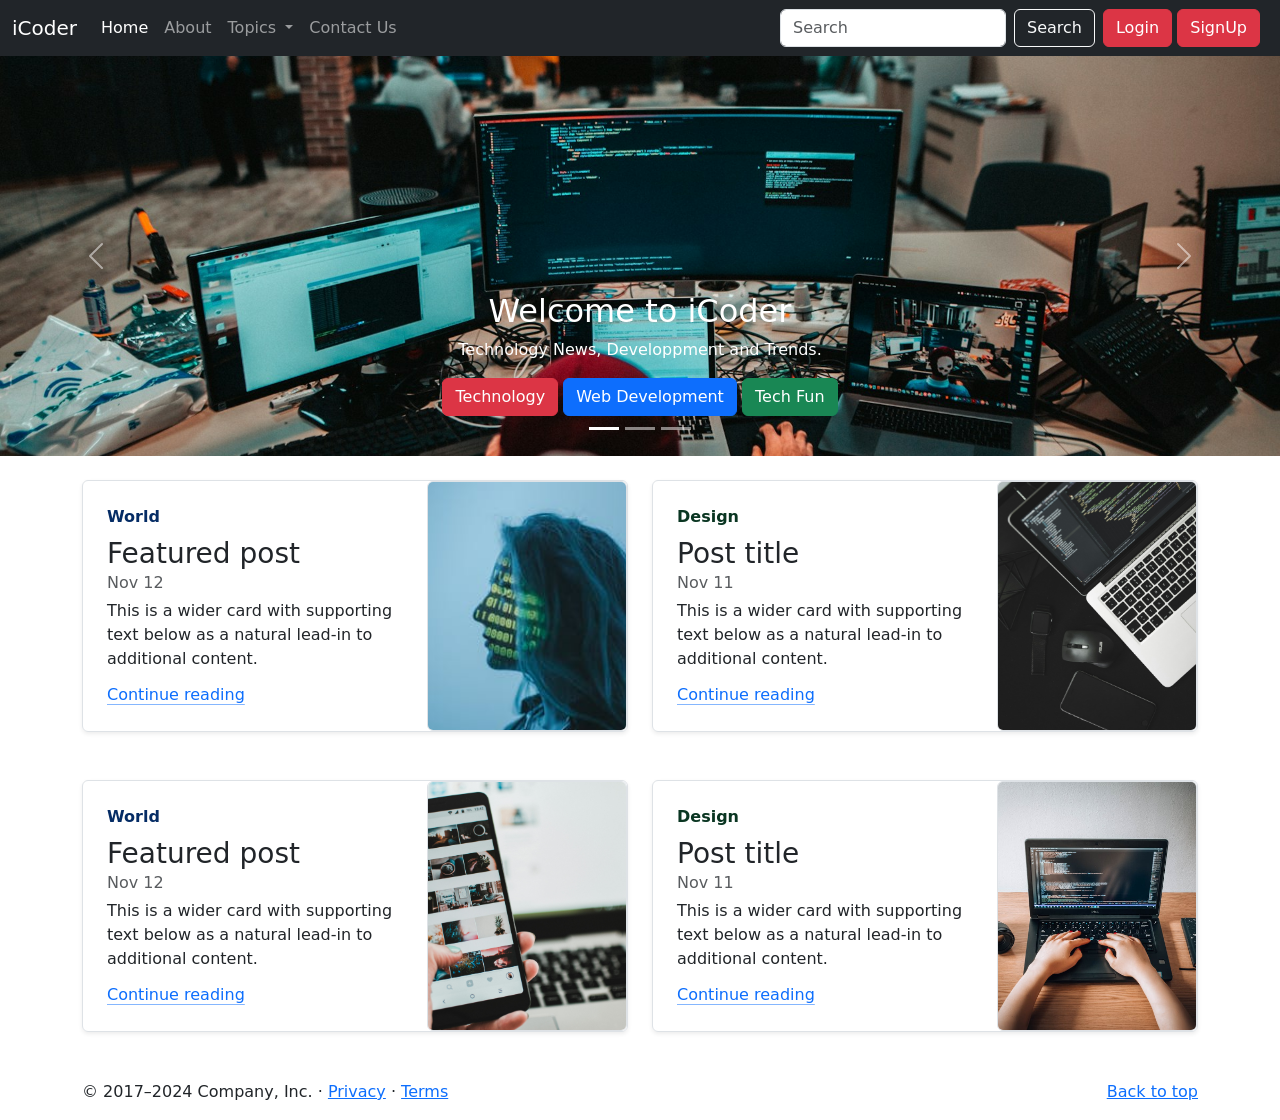
<file: index.html>
<!doctype html>
<html lang="en">

<head>
  <!-- Required meta tags -->
  <meta charset="utf-8">
  <meta name="viewport" content="width=device-width, initial-scale=1">

  <!-- Bootstrap CSS -->
  <link href="https://cdn.jsdelivr.net/npm/bootstrap@5.3.3/dist/css/bootstrap.min.css" rel="stylesheet">


  <link rel="stylesheet" href="./assets2/Bootstrap.css/boot.css">

  <title>iCoder - Heaven for programmers</title>
</head>

<body>
  <nav class="navbar sticky-top navbar-expand-lg navbar-dark bg-dark">
    <div class="container-fluid">
      <a class="navbar-brand" href="./inbox.html">iCoder</a>
      <button class="navbar-toggler" type="button" data-bs-toggle="collapse" data-bs-target="#navbarSupportedContent"
        aria-controls="navbarSupportedContent" aria-expanded="false" aria-label="Toggle navigation">
        <span class="navbar-toggler-icon"></span>
      </button>
      <div class="collapse navbar-collapse" id="navbarSupportedContent">
        <ul class="navbar-nav me-auto mb-2 mb-lg-0">
          <li class="nav-item">
            <a class="nav-link active" aria-current="page" href="#">Home</a>
          </li>
          <li class="nav-item">
            <a class="nav-link" href="./About.html">About</a>
          </li>
          <li class="nav-item dropdown">
            <a class="nav-link dropdown-toggle" href="#" id="navbarDropdown" role="button" data-bs-toggle="dropdown"
              aria-expanded="false">
              Topics
            </a>
            <ul class="dropdown-menu" aria-labelledby="navbarDropdown">
              <li><a class="dropdown-item" href="#">Technology</a></li>
              <li><a class="dropdown-item" href="#">Web Devlopment</a></li>
              <li>
                <hr class="dropdown-divider">
              </li>
              <li><a class="dropdown-item" href="#">Support</a></li>
              <li><a class="dropdown-item" href="#">Write for us</a></li>
            </ul>
          </li>
          <li class="nav-item">
            <a class="nav-link" href="./Contact.html" tabindex="-1" aria-disabled="true">Contact Us</a>
          </li>
        </ul>
        <form class="d-flex">
          <input class="form-control me-2" type="search" placeholder="Search" aria-label="Search">
          <button class="btn btn-outline-light" type="submit">Search</button>
        </form>
        <div class="mx-2">
          <button class="btn btn-danger" data-bs-toggle="modal" data-bs-target="#loginModal">Login</button>
          <button class="btn btn-danger" data-bs-toggle="modal" data-bs-target="#signupModal">SignUp</button>
        </div>
      </div>
    </div>
  </nav>

  <!-- login modal -->
<div class="modal fade" id="loginModal" tabindex="-1" aria-labelledby="#loginModalLabel" aria-hidden="true">
  <div class="modal-dialog">
    <div class="modal-content">
      <div class="modal-header">
        <h1 class="modal-title fs-5" id="loginModalLabel">Login to iCoder</h1>
        <button type="button" class="btn-close" data-bs-dismiss="modal" aria-label="Close"></button>
      </div>
      <div class="modal-body">
        <form>
          <div class="mb-3">
            <label for="exampleInputEmail1" class="form-label">Email address</label>
            <input type="email" class="form-control" id="exampleInputEmail1" aria-describedby="emailHelp">
            <div id="emailHelp" class="form-text">We'll never share your email with anyone else.</div>
          </div>
          <div class="mb-3">
            <label for="exampleInputPassword1" class="form-label">Password</label>
            <input type="password" class="form-control" id="exampleInputPassword1">
          </div>
          <div class="mb-3 form-check">
            <input type="checkbox" class="form-check-input" id="exampleCheck1">
            <label class="form-check-label" for="exampleCheck1">Check me out</label>
          </div>
          <button type="submit" class="btn btn-primary">Login</button>
        </form>
      </div>
      <div class="modal-footer">
        <button type="button" class="btn btn-secondary" data-bs-dismiss="modal">Close</button>
      </div>
    </div>
  </div>
</div>

<!-- signup modal -->
<div class="modal fade" id="signupModal" tabindex="-1" aria-labelledby="signupModalLabel" aria-hidden="true">
  <div class="modal-dialog">
    <div class="modal-content">
      <div class="modal-header">
        <h1 class="modal-title fs-5" id="signupModalLabel">Get an iCoder Account</h1>
        <button type="button" class="btn-close" data-bs-dismiss="modal" aria-label="Close"></button>
      </div>
      <div class="modal-body">
        <form>
          <div class="mb-3">
            <label for="exampleInputEmail1" class="form-label">Email address</label>
            <input type="email" class="form-control" id="exampleInputEmail1" aria-describedby="emailHelp">
            <div id="emailHelp" class="form-text">We'll never share your email with anyone else.</div>
          </div>
          <div class="mb-3">
            <label for="exampleInputPassword1" class="form-label">Password</label>
            <input type="password" class="form-control" id="exampleInputPassword1">
          </div>
          <div class="mb-3">
            <label for="cexampleInputPassword1" class="form-label">Confirm Password</label>
            <input type="password" class="form-control" id="cexampleInputPassword1">
          </div>
          <div class="mb-3 form-check">
            <input type="checkbox" class="form-check-input" id="exampleCheck1">
            <label class="form-check-label" for="exampleCheck1">Check me out</label>
          </div>
          <button type="submit" class="btn btn-primary">Creat Account</button>
        </form>
      </div>
      <div class="modal-footer">
        <button type="button" class="btn btn-secondary" data-bs-dismiss="modal">Close</button>
      </div>
    </div>
  </div>
</div>

  <div id="carouselExampleCaptions" class="carousel slide carousel-fade" data-bs-ride="carousel">
    <div class="carousel-indicators">
      <button type="button" data-bs-target="#carouselExampleCaptions" data-bs-slide-to="0" class="active"
        aria-current="true" aria-label="Slide 1"></button>
      <button type="button" data-bs-target="#carouselExampleCaptions" data-bs-slide-to="1"
        aria-label="Slide 2"></button>
      <button type="button" data-bs-target="#carouselExampleCaptions" data-bs-slide-to="2"
        aria-label="Slide 3"></button>
    </div>
    <div class="carousel-inner">
      <div class="carousel-item active">
        <img src="./assets2/Bootstrap.img/boot 9.jpg" width="1600px" height="400px"
          class="d-block w-100 object-fit-cover" alt="...">
        <div class="carousel-caption d-none d-md-block">
          <h2>Welcome to iCoder</h2>
          <p>Technology News, Developpment and Trends.</p>
          <button type="button" class="btn btn-danger">Technology</button>
          <button type="button" class="btn btn-primary">Web Development</button>
          <button type="button" class="btn btn-success">Tech Fun</button>
        </div>
      </div>
      <div class="carousel-item">
        <img src="./assets2/Bootstrap.img/boot 7.jpg" width="1600px" height="400px"
          class="d-block w-100 object-fit-cover" alt="...">
        <div class="carousel-caption d-none d-md-block">
          <h2>The Best Coding Blog </h2>
          <p>Technology News, Developpment and Trends.</p>
          <button type="button" class="btn btn-danger">Technology</button>
          <button type="button" class="btn btn-primary">Web Development</button>
          <button type="button" class="btn btn-success">Tech Fun</button>
        </div>
      </div>
      <div class="carousel-item">
        <img src="./assets2/Bootstrap.img/boot 8.jpg" width="1600px" height="400px"
          class="d-block w-100 object-fit-cover" alt="...">
        <div class="carousel-caption d-none d-md-block">
          <h2>Award Winning Bolg</h2>
          <p>Technology News, Developpment and Trends.</p>
          <button type="button" class="btn btn-danger">Technology</button>
          <button type="button" class="btn btn-primary">Web Development</button>
          <button type="button" class="btn btn-success">Tech Fun</button>
        </div>
      </div>
    </div>
    <button class="carousel-control-prev" type="button" data-bs-target="#carouselExampleCaptions" data-bs-slide="prev">
      <span class="carousel-control-prev-icon" aria-hidden="true"></span>
      <span class="visually-hidden">Previous</span>
    </button>
    <button class="carousel-control-next" type="button" data-bs-target="#carouselExampleCaptions" data-bs-slide="next">
      <span class="carousel-control-next-icon" aria-hidden="true"></span>
      <span class="visually-hidden">Next</span>
    </button>
  </div>

  <div class="container my-4">
    <div class="row mb-2">
      <div class="col-md-6">
        <div class="row g-0 border rounded overflow-hidden flex-md-row mb-4 shadow-sm h-md-250 position-relative">
          <div class="col p-4 d-flex flex-column position-static">
            <strong class="d-inline-block mb-2 text-primary-emphasis">World</strong>
            <h3 class="mb-0">Featured post</h3>
            <div class="mb-1 text-body-secondary">Nov 12</div>
            <p class="card-text mb-auto">This is a wider card with supporting text below as a natural lead-in to
              additional content.</p>
            <a href="#" class="icon-link gap-1 icon-link-hover stretched-link">
              Continue reading
              <svg class="bi">
                <use xlink:href="#chevron-right"></use>
              </svg>
            </a>
          </div>
          <div class="col-auto d-none d-lg-block">
            <img class="bd-placeholder-img object-fit-cover border rounded" width="200" height="250" src="./assets2/Bootstrap.img/About img/about 4.jpg" alt="">
          </div>
        </div>
      </div>
      <div class="col-md-6">
        <div class="row g-0 border rounded overflow-hidden flex-md-row mb-4 shadow-sm h-md-250 position-relative">
          <div class="col p-4 d-flex flex-column position-static">
            <strong class="d-inline-block mb-2 text-success-emphasis">Design</strong>
            <h3 class="mb-0">Post title</h3>
            <div class="mb-1 text-body-secondary">Nov 11</div>
            <p class="mb-auto">This is a wider card with supporting text below as a natural lead-in to additional
              content.</p>
            <a href="#" class="icon-link gap-1 icon-link-hover stretched-link">
              Continue reading
              <svg class="bi">
                <use xlink:href="#chevron-right"></use>
              </svg>
            </a>
          </div>
          <div class="col-auto d-none d-lg-block">
            <img class="bd-placeholder-img object-fit-cover border rounded" width="200" height="250" src="./assets2/Bootstrap.img/About img/adout 2.jpg" alt="">
          </div>
        </div>
      </div>
    </div>
  </div>

  <div class="container my-4">
    <div class="row mb-2">
      <div class="col-md-6">
        <div class="row g-0 border rounded overflow-hidden flex-md-row mb-4 shadow-sm h-md-250 position-relative">
          <div class="col p-4 d-flex flex-column position-static">
            <strong class="d-inline-block mb-2 text-primary-emphasis">World</strong>
            <h3 class="mb-0">Featured post</h3>
            <div class="mb-1 text-body-secondary">Nov 12</div>
            <p class="card-text mb-auto">This is a wider card with supporting text below as a natural lead-in to
              additional content.</p>
            <a href="#" class="icon-link gap-1 icon-link-hover stretched-link">
              Continue reading
              <svg class="bi">
                <use xlink:href="#chevron-right"></use>
              </svg>
            </a>
          </div>
          <div class="col-auto d-none d-lg-block">
            <img class="bd-placeholder-img object-fit-cover border rounded" width="200" height="250" src="./assets2/Bootstrap.img/About img/abuot 6.jpg" alt="">
          </div>
        </div>
      </div>
      <div class="col-md-6">
        <div class="row g-0 border rounded overflow-hidden flex-md-row mb-4 shadow-sm h-md-250 position-relative">
          <div class="col p-4 d-flex flex-column position-static">
            <strong class="d-inline-block mb-2 text-success-emphasis">Design</strong>
            <h3 class="mb-0">Post title</h3>
            <div class="mb-1 text-body-secondary">Nov 11</div>
            <p class="mb-auto">This is a wider card with supporting text below as a natural lead-in to additional
              content.</p>
            <a href="#" class="icon-link gap-1 icon-link-hover stretched-link">
              Continue reading
              <svg class="bi">
                <use xlink:href="#chevron-right"></use>
              </svg>
            </a>
          </div>
          <div class="col-auto d-none d-lg-block">
            <img class="bd-placeholder-img object-fit-cover border rounded" width="200" height="250" src="./assets2/Bootstrap.img/boot 1.jpg" alt="">
          </div>
        </div>
      </div>
    </div>
  </div>
  <footer class="container">
    <p class="float-end"><a href="#">Back to top</a></p>
    <p>© 2017–2024 Company, Inc. · <a href="#">Privacy</a> · <a href="#">Terms</a></p>
  </footer>


  <!-- Optional JavaScript; choose one of the two! -->

  <!-- Option 1: Bootstrap Bundle with Popper -->
  <script src="https://cdn.jsdelivr.net/npm/bootstrap@5.3.3/dist/js/bootstrap.bundle.min.js"></script>

  <!-- Option 2: Separate Popper and Bootstrap JS -->
  <!--
    <script src="https://cdn.jsdelivr.net/npm/@popperjs/core@2.9.2/dist/umd/popper.min.js" integrity="sha384-IQsoLXl5PILFhosVNubq5LC7Qb9DXgDA9i+tQ8Zj3iwWAwPtgFTxbJ8NT4GN1R8p" crossorigin="anonymous"></script>
    <script src="https://cdn.jsdelivr.net/npm/bootstrap@5.0.2/dist/js/bootstrap.min.js" integrity="sha384-cVKIPhGWiC2Al4u+LWgxfKTRIcfu0JTxR+EQDz/bgldoEyl4H0zUF0QKbrJ0EcQF" crossorigin="anonymous"></script>
    -->
</body>

</html>
</file>
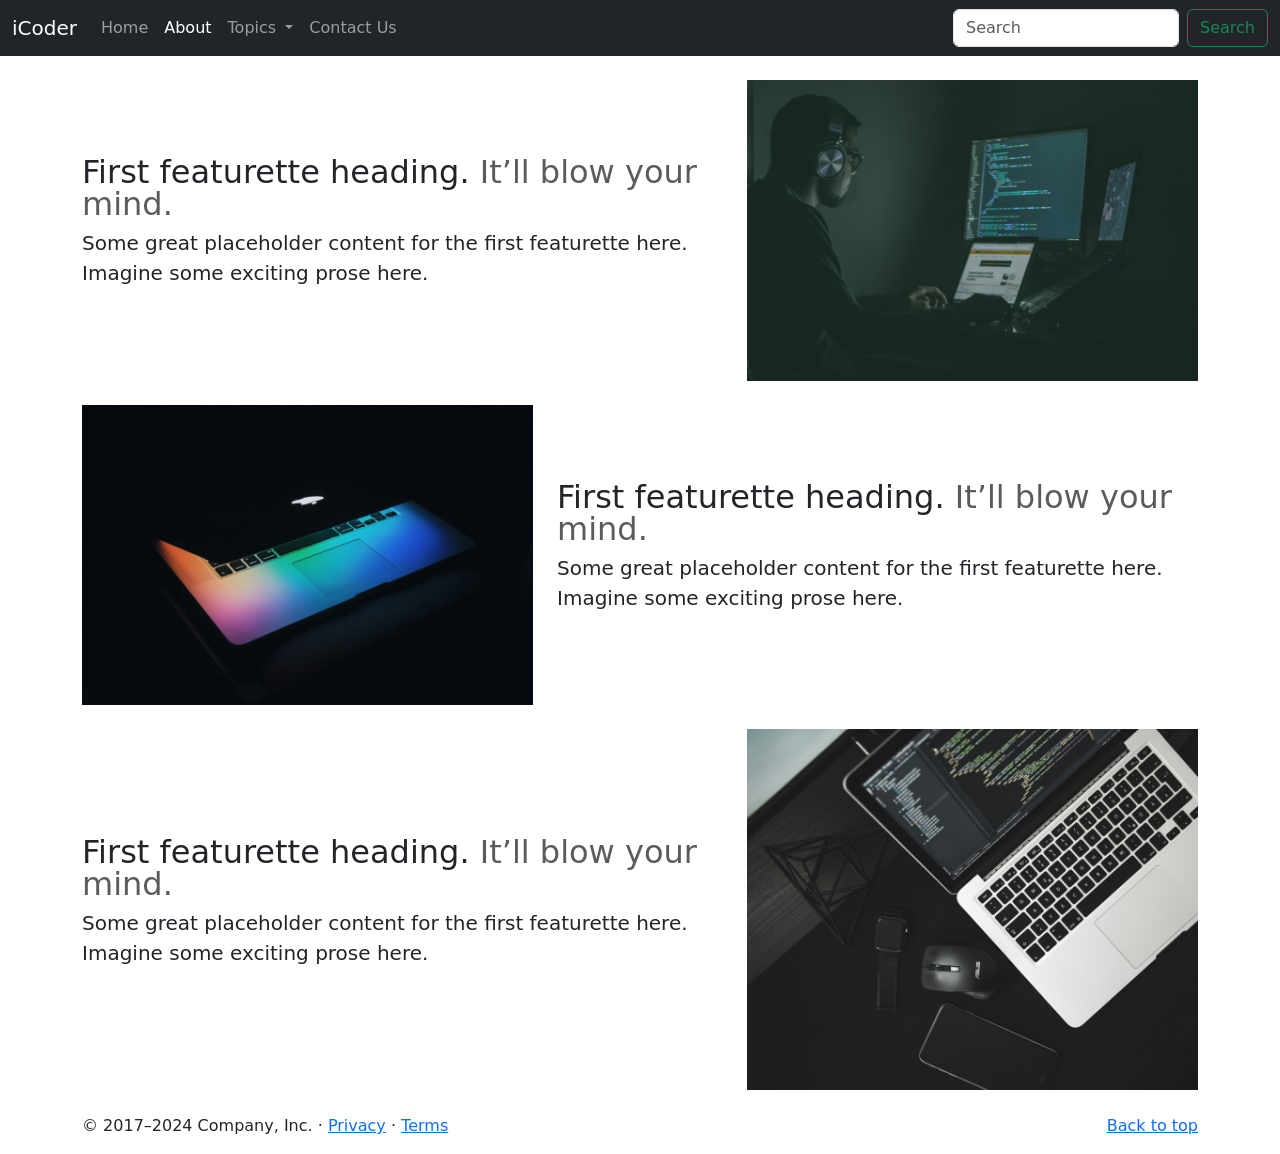
<file: About.html>
<!doctype html>
<html lang="en">

<head>
  <!-- Required meta tags -->
  <meta charset="utf-8">
  <meta name="viewport" content="width=device-width, initial-scale=1">

  <!-- Bootstrap CSS -->
  <link href="https://cdn.jsdelivr.net/npm/bootstrap@5.3.3/dist/css/bootstrap.min.css" rel="stylesheet">


  <link rel="stylesheet" href="./assets2/Bootstrap.css/boot.css">

  <title>iCoder - Heaven for programmers</title>
</head>

<body>
  <nav class="navbar sticky-top navbar-expand-lg navbar-dark bg-dark">
    <div class="container-fluid">
      <a class="navbar-brand" href="./Pro Coder.html">iCoder</a>
      <button class="navbar-toggler" type="button" data-bs-toggle="collapse" data-bs-target="#navbarSupportedContent"
        aria-controls="navbarSupportedContent" aria-expanded="false" aria-label="Toggle navigation">
        <span class="navbar-toggler-icon"></span>
      </button>
      <div class="collapse navbar-collapse" id="navbarSupportedContent">
        <ul class="navbar-nav me-auto mb-2 mb-lg-0">
          <li class="nav-item">
            <a class="nav-link" aria-current="page" href="./Pro Coder.html">Home</a>
          </li>
          <li class="nav-item">
            <a class="nav-link active" href="./About.html">About</a>
          </li>
          <li class="nav-item dropdown">
            <a class="nav-link dropdown-toggle" href="#" id="navbarDropdown" role="button" data-bs-toggle="dropdown"
              aria-expanded="false">
              Topics
            </a>
            <ul class="dropdown-menu" aria-labelledby="navbarDropdown">
              <li><a class="dropdown-item" href="#">Technology</a></li>
              <li><a class="dropdown-item" href="#">Web Devlopment</a></li>
              <li>
                <hr class="dropdown-divider">
              </li>
              <li><a class="dropdown-item" href="#">Support</a></li>
              <li><a class="dropdown-item" href="#">Write for us</a></li>
            </ul>
          </li>
          <li class="nav-item">
            <a class="nav-link" href="./Contact.html" tabindex="-1" aria-disabled="true">Contact Us</a>
          </li>
        </ul>
        <form class="d-flex">
          <input class="form-control me-2" type="search" placeholder="Search" aria-label="Search">
          <button class="btn btn-outline-success" type="submit">Search</button>
        </form>
      </div>
    </div>
  </nav>


  <div class="container my-4">
    <div class="row featurette d-flex justify-content-center align-items-center">
      <div class="col-md-7">
        <h2 class="featurette-heading fw-normal lh-1">First featurette heading. <span class="text-body-secondary">It’ll
            blow your mind.</span></h2>
        <p class="lead">Some great placeholder content for the first featurette here. Imagine some exciting prose here.
        </p>
      </div>
      <div class="col-md-5">
        <img class="img-fluid" width="500px" height="600px" src="./assets2/Bootstrap.img/About img/about 1.jpg " alt="">
      </div>
    </div>
</div>

  <div class="container my-4">
    <div class="row featurette d-flex justify-content-center align-items-center">
      <div class="col-md-7 order-md-2">
        <h2 class="featurette-heading fw-normal lh-1">First featurette heading. <span class="text-body-secondary">It’ll
            blow your mind.</span></h2>
        <p class="lead">Some great placeholder content for the first featurette here. Imagine some exciting prose here.
        </p>
      </div>
      <div class="col-md-5 order-md-1">
        <img class="img-fluid" width="500px" height="600px" src="./assets2/Bootstrap.img/About img/About 3.jpg" alt="">
      </div>
    </div>
  </div>

  <div class="container my-4">
    <div class="row featurette d-flex justify-content-center align-items-center">
      <div class="col-md-7">
        <h2 class="featurette-heading fw-normal lh-1">First featurette heading. <span class="text-body-secondary">It’ll
            blow your mind.</span></h2>
        <p class="lead">Some great placeholder content for the first featurette here. Imagine some exciting prose here.
        </p>
      </div>
      <div class="col-md-5">
        <img class="img-fluid" width="500px" height="600px" src="./assets2/Bootstrap.img/About img/adout 2.jpg" alt="">
      </div>
    </div>
  </div>


  <footer class="container">
    <p class="float-end"><a href="#">Back to top</a></p>
    <p>© 2017–2024 Company, Inc. · <a href="#">Privacy</a> · <a href="#">Terms</a></p>
  </footer>


  <!-- Optional JavaScript; choose one of the two! -->

  <!-- Option 1: Bootstrap Bundle with Popper -->
  <script src="https://cdn.jsdelivr.net/npm/bootstrap@5.3.3/dist/js/bootstrap.bundle.min.js"></script>

  <!-- Option 2: Separate Popper and Bootstrap JS -->
  <!--
    <script src="https://cdn.jsdelivr.net/npm/@popperjs/core@2.9.2/dist/umd/popper.min.js" integrity="sha384-IQsoLXl5PILFhosVNubq5LC7Qb9DXgDA9i+tQ8Zj3iwWAwPtgFTxbJ8NT4GN1R8p" crossorigin="anonymous"></script>
    <script src="https://cdn.jsdelivr.net/npm/bootstrap@5.0.2/dist/js/bootstrap.min.js" integrity="sha384-cVKIPhGWiC2Al4u+LWgxfKTRIcfu0JTxR+EQDz/bgldoEyl4H0zUF0QKbrJ0EcQF" crossorigin="anonymous"></script>
    -->
</body>

</html>
</file>
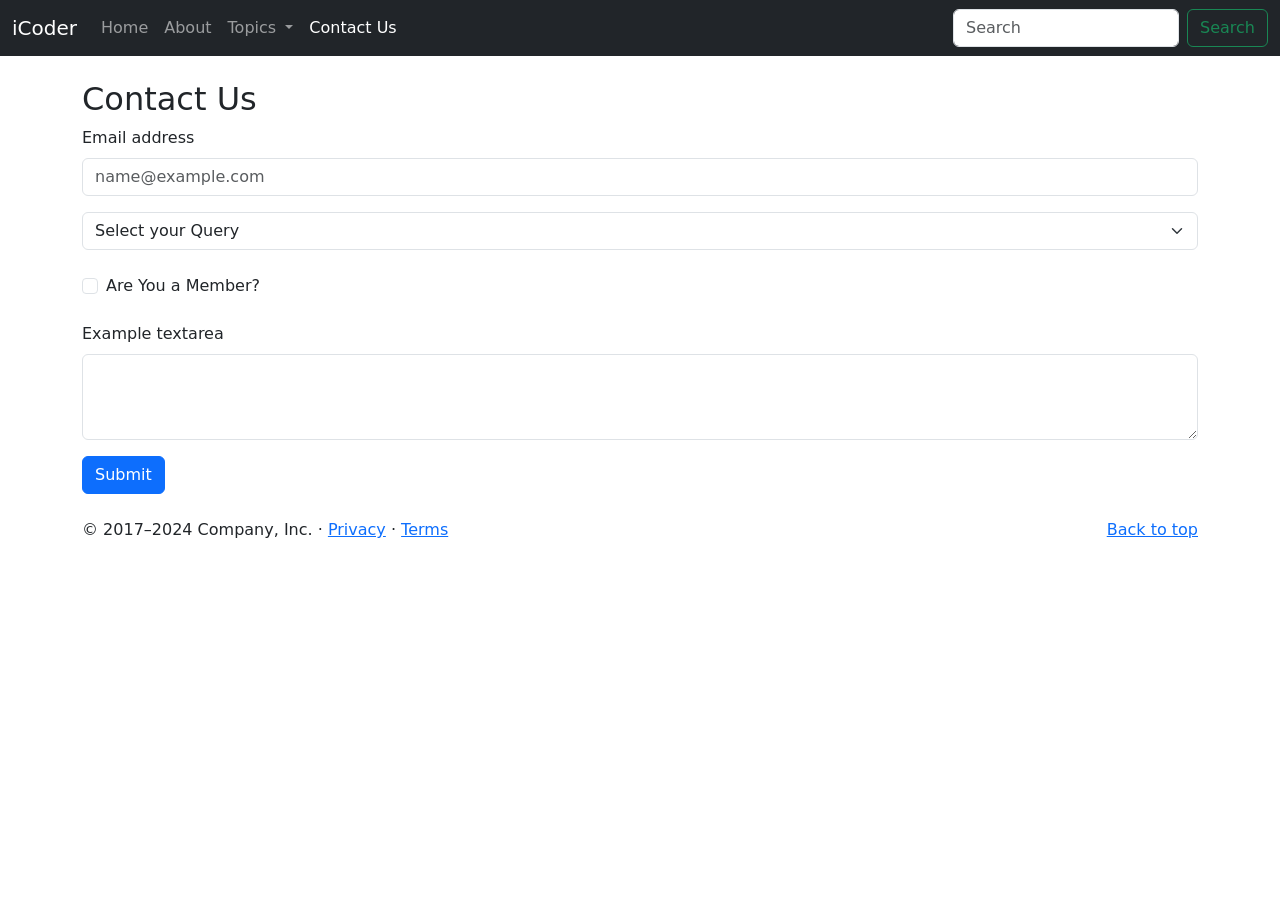
<file: Contact.html>
<!doctype html>
<html lang="en">

<head>
    <!-- Required meta tags -->
    <meta charset="utf-8">
    <meta name="viewport" content="width=device-width, initial-scale=1">

    <!-- Bootstrap CSS -->
    <link href="https://cdn.jsdelivr.net/npm/bootstrap@5.3.3/dist/css/bootstrap.min.css" rel="stylesheet">


    <link rel="stylesheet" href="./assets2/Bootstrap.css/boot.css">

    <title>iCoder - Heaven for programmers</title>
</head>

<body>
    <nav class="navbar sticky-top navbar-expand-lg navbar-dark bg-dark">
        <div class="container-fluid">
            <a class="navbar-brand" href="./Pro Coder.html">iCoder</a>
            <button class="navbar-toggler" type="button" data-bs-toggle="collapse"
                data-bs-target="#navbarSupportedContent" aria-controls="navbarSupportedContent" aria-expanded="false"
                aria-label="Toggle navigation">
                <span class="navbar-toggler-icon"></span>
            </button>
            <div class="collapse navbar-collapse" id="navbarSupportedContent">
                <ul class="navbar-nav me-auto mb-2 mb-lg-0">
                    <li class="nav-item">
                        <a class="nav-link" aria-current="page" href="./Pro Coder.html">Home</a>
                    </li>
                    <li class="nav-item">
                        <a class="nav-link " href="./About.html">About</a>
                    </li>
                    <li class="nav-item dropdown">
                        <a class="nav-link dropdown-toggle" href="#" id="navbarDropdown" role="button"
                            data-bs-toggle="dropdown" aria-expanded="false">
                            Topics
                        </a>
                        <ul class="dropdown-menu" aria-labelledby="navbarDropdown">
                            <li><a class="dropdown-item" href="#">Technology</a></li>
                            <li><a class="dropdown-item" href="#">Web Devlopment</a></li>
                            <li>
                                <hr class="dropdown-divider">
                            </li>
                            <li><a class="dropdown-item" href="#">Support</a></li>
                            <li><a class="dropdown-item" href="#">Write for us</a></li>
                        </ul>
                    </li>
                    <li class="nav-item">
                        <a class="nav-link disabled active" href="./Contact.html" tabindex="-1" aria-disabled="true">Contact
                            Us</a>
                    </li>
                </ul>
                <form class="d-flex">
                    <input class="form-control me-2" type="search" placeholder="Search" aria-label="Search">
                    <button class="btn btn-outline-success" type="submit">Search</button>
                </form>
            </div>
        </div>
    </nav>
    <div class="container my-4">
        <h2>Contact Us</h2>
        <div class="mb-3">
            <label for="exampleFormControlInput1" class="form-label">Email address</label>
            <input type="email" class="form-control" id="exampleFormControlInput1" placeholder="name@example.com">
        </div>
        <select class="form-select" aria-label="Default select example">
            <option selected>Select your Query</option>
            <option value="1">Web</option>
            <option value="2">Tech Stack</option>
            <option value="3">Technology</option>
            <option value="4">Others</option>
        </select>
        <div class="form-check my-4 mb-4 ">
            <input class="form-check-input" type="checkbox" value="" id="flexCheckDefault">
            <label class="form-check-label" for="flexCheckDefault">
                Are You a Member?
            </label>
        </div>
        <div class="mb-3">
            <label for="exampleFormControlTextarea1" class="form-label">Example textarea</label>
            <textarea class="form-control" id="exampleFormControlTextarea1" rows="3"></textarea>
        </div>
        <button class="btn btn-primary"> Submit</button>

    </div>


    <footer class="container">
        <p class="float-end"><a href="#">Back to top</a></p>
        <p>© 2017–2024 Company, Inc. · <a href="#">Privacy</a> · <a href="#">Terms</a></p>
    </footer>


    <!-- Optional JavaScript; choose one of the two! -->

    <!-- Option 1: Bootstrap Bundle with Popper -->
    <script src="https://cdn.jsdelivr.net/npm/bootstrap@5.3.3/dist/js/bootstrap.bundle.min.js"></script>

    <!-- Option 2: Separate Popper and Bootstrap JS -->
    <!--
    <script src="https://cdn.jsdelivr.net/npm/@popperjs/core@2.9.2/dist/umd/popper.min.js" integrity="sha384-IQsoLXl5PILFhosVNubq5LC7Qb9DXgDA9i+tQ8Zj3iwWAwPtgFTxbJ8NT4GN1R8p" crossorigin="anonymous"></script>
    <script src="https://cdn.jsdelivr.net/npm/bootstrap@5.0.2/dist/js/bootstrap.min.js" integrity="sha384-cVKIPhGWiC2Al4u+LWgxfKTRIcfu0JTxR+EQDz/bgldoEyl4H0zUF0QKbrJ0EcQF" crossorigin="anonymous"></script>
    -->
</body>

</html>
</file>
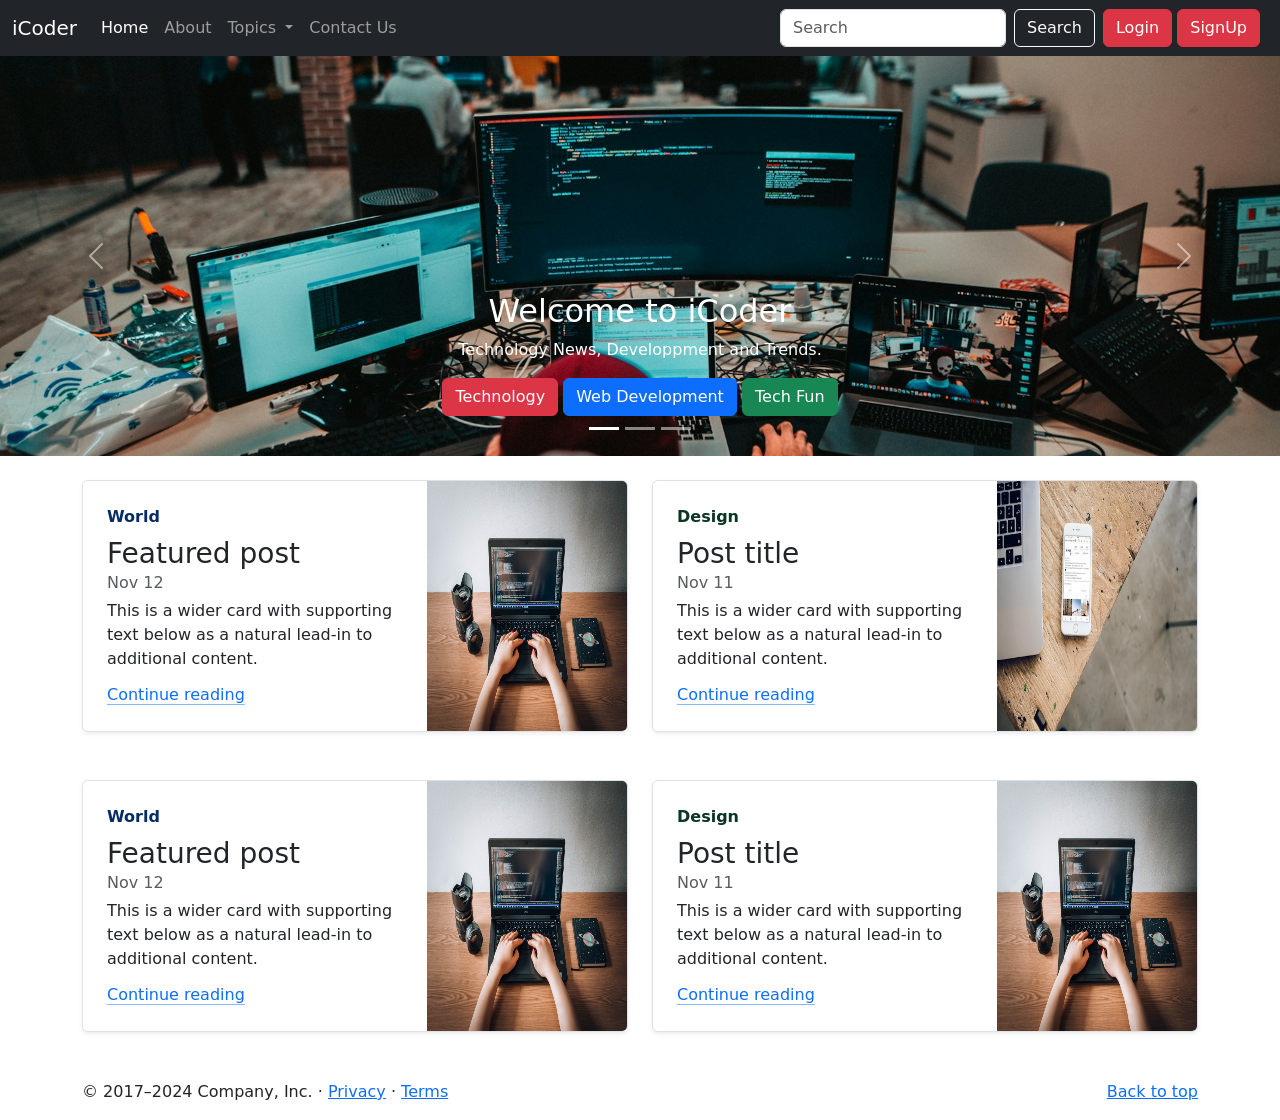
<file: inbox.html>
<!doctype html>
<html lang="en">

<head>
  <!-- Required meta tags -->
  <meta charset="utf-8">
  <meta name="viewport" content="width=device-width, initial-scale=1">

  <!-- Bootstrap CSS -->
  <link href="https://cdn.jsdelivr.net/npm/bootstrap@5.3.3/dist/css/bootstrap.min.css" rel="stylesheet">


  <link rel="stylesheet" href="./assets2/Bootstrap.css/boot.css">

  <title>iCoder - Heaven for programmers</title>
</head>

<body>
  <nav class="navbar sticky-top navbar-expand-lg navbar-dark bg-dark">
    <div class="container-fluid">
      <a class="navbar-brand" href="#">iCoder</a>
      <button class="navbar-toggler" type="button" data-bs-toggle="collapse" data-bs-target="#navbarSupportedContent"
        aria-controls="navbarSupportedContent" aria-expanded="false" aria-label="Toggle navigation">
        <span class="navbar-toggler-icon"></span>
      </button>
      <div class="collapse navbar-collapse" id="navbarSupportedContent">
        <ul class="navbar-nav me-auto mb-2 mb-lg-0">
          <li class="nav-item">
            <a class="nav-link active" aria-current="page" href="#">Home</a>
          </li>
          <li class="nav-item">
            <a class="nav-link" href="./About.html">About</a>
          </li>
          <li class="nav-item dropdown">
            <a class="nav-link dropdown-toggle" href="#" id="navbarDropdown" role="button" data-bs-toggle="dropdown"
              aria-expanded="false">
              Topics
            </a>
            <ul class="dropdown-menu" aria-labelledby="navbarDropdown">
              <li><a class="dropdown-item" href="#">Technology</a></li>
              <li><a class="dropdown-item" href="#">Web Devlopment</a></li>
              <li>
                <hr class="dropdown-divider">
              </li>
              <li><a class="dropdown-item" href="#">Support</a></li>
              <li><a class="dropdown-item" href="#">Write for us</a></li>
            </ul>
          </li>
          <li class="nav-item">
            <a class="nav-link" href="./Contact.html" tabindex="-1" aria-disabled="true">Contact Us</a>
          </li>
        </ul>
        <form class="d-flex">
          <input class="form-control me-2" type="search" placeholder="Search" aria-label="Search">
          <button class="btn btn-outline-light" type="submit">Search</button>
        </form>
        <div class="mx-2">
          <button class="btn btn-danger" data-bs-toggle="modal" data-bs-target="#loginModal">Login</button>
          <button class="btn btn-danger" data-bs-toggle="modal" data-bs-target="#signupModal">SignUp</button>
        </div>
      </div>
    </div>
  </nav>

  <!-- login modal -->
<div class="modal fade" id="loginModal" tabindex="-1" aria-labelledby="#loginModalLabel" aria-hidden="true">
  <div class="modal-dialog">
    <div class="modal-content">
      <div class="modal-header">
        <h1 class="modal-title fs-5" id="loginModalLabel">Login to iCoder</h1>
        <button type="button" class="btn-close" data-bs-dismiss="modal" aria-label="Close"></button>
      </div>
      <div class="modal-body">
        <form>
          <div class="mb-3">
            <label for="exampleInputEmail1" class="form-label">Email address</label>
            <input type="email" class="form-control" id="exampleInputEmail1" aria-describedby="emailHelp">
            <div id="emailHelp" class="form-text">We'll never share your email with anyone else.</div>
          </div>
          <div class="mb-3">
            <label for="exampleInputPassword1" class="form-label">Password</label>
            <input type="password" class="form-control" id="exampleInputPassword1">
          </div>
          <div class="mb-3 form-check">
            <input type="checkbox" class="form-check-input" id="exampleCheck1">
            <label class="form-check-label" for="exampleCheck1">Check me out</label>
          </div>
          <button type="submit" class="btn btn-primary">Login</button>
        </form>
      </div>
      <div class="modal-footer">
        <button type="button" class="btn btn-secondary" data-bs-dismiss="modal">Close</button>
      </div>
    </div>
  </div>
</div>

<!-- signup modal -->
<div class="modal fade" id="signupModal" tabindex="-1" aria-labelledby="signupModalLabel" aria-hidden="true">
  <div class="modal-dialog">
    <div class="modal-content">
      <div class="modal-header">
        <h1 class="modal-title fs-5" id="signupModalLabel">Get an iCoder Account</h1>
        <button type="button" class="btn-close" data-bs-dismiss="modal" aria-label="Close"></button>
      </div>
      <div class="modal-body">
        <form>
          <div class="mb-3">
            <label for="exampleInputEmail1" class="form-label">Email address</label>
            <input type="email" class="form-control" id="exampleInputEmail1" aria-describedby="emailHelp">
            <div id="emailHelp" class="form-text">We'll never share your email with anyone else.</div>
          </div>
          <div class="mb-3">
            <label for="exampleInputPassword1" class="form-label">Password</label>
            <input type="password" class="form-control" id="exampleInputPassword1">
          </div>
          <div class="mb-3">
            <label for="cexampleInputPassword1" class="form-label">Confirm Password</label>
            <input type="password" class="form-control" id="cexampleInputPassword1">
          </div>
          <div class="mb-3 form-check">
            <input type="checkbox" class="form-check-input" id="exampleCheck1">
            <label class="form-check-label" for="exampleCheck1">Check me out</label>
          </div>
          <button type="submit" class="btn btn-primary">Creat Account</button>
        </form>
      </div>
      <div class="modal-footer">
        <button type="button" class="btn btn-secondary" data-bs-dismiss="modal">Close</button>
      </div>
    </div>
  </div>
</div>

  <div id="carouselExampleCaptions" class="carousel slide carousel-fade" data-bs-ride="carousel">
    <div class="carousel-indicators">
      <button type="button" data-bs-target="#carouselExampleCaptions" data-bs-slide-to="0" class="active"
        aria-current="true" aria-label="Slide 1"></button>
      <button type="button" data-bs-target="#carouselExampleCaptions" data-bs-slide-to="1"
        aria-label="Slide 2"></button>
      <button type="button" data-bs-target="#carouselExampleCaptions" data-bs-slide-to="2"
        aria-label="Slide 3"></button>
    </div>
    <div class="carousel-inner">
      <div class="carousel-item active">
        <img src="./assets2/Bootstrap.img/boot 9.jpg" width="1600px" height="400px"
          class="d-block w-100 object-fit-cover" alt="...">
        <div class="carousel-caption d-none d-md-block">
          <h2>Welcome to iCoder</h2>
          <p>Technology News, Developpment and Trends.</p>
          <button type="button" class="btn btn-danger">Technology</button>
          <button type="button" class="btn btn-primary">Web Development</button>
          <button type="button" class="btn btn-success">Tech Fun</button>
        </div>
      </div>
      <div class="carousel-item">
        <img src="./assets2/Bootstrap.img/boot 7.jpg" width="1600px" height="400px"
          class="d-block w-100 object-fit-cover" alt="...">
        <div class="carousel-caption d-none d-md-block">
          <h2>The Best Coding Blog </h2>
          <p>Technology News, Developpment and Trends.</p>
          <button type="button" class="btn btn-danger">Technology</button>
          <button type="button" class="btn btn-primary">Web Development</button>
          <button type="button" class="btn btn-success">Tech Fun</button>
        </div>
      </div>
      <div class="carousel-item">
        <img src="./assets2/Bootstrap.img/boot 8.jpg" width="1600px" height="400px"
          class="d-block w-100 object-fit-cover" alt="...">
        <div class="carousel-caption d-none d-md-block">
          <h2>Award Winning Bolg</h2>
          <p>Technology News, Developpment and Trends.</p>
          <button type="button" class="btn btn-danger">Technology</button>
          <button type="button" class="btn btn-primary">Web Development</button>
          <button type="button" class="btn btn-success">Tech Fun</button>
        </div>
      </div>
    </div>
    <button class="carousel-control-prev" type="button" data-bs-target="#carouselExampleCaptions" data-bs-slide="prev">
      <span class="carousel-control-prev-icon" aria-hidden="true"></span>
      <span class="visually-hidden">Previous</span>
    </button>
    <button class="carousel-control-next" type="button" data-bs-target="#carouselExampleCaptions" data-bs-slide="next">
      <span class="carousel-control-next-icon" aria-hidden="true"></span>
      <span class="visually-hidden">Next</span>
    </button>
  </div>

  <div class="container my-4">
    <div class="row mb-2">
      <div class="col-md-6">
        <div class="row g-0 border rounded overflow-hidden flex-md-row mb-4 shadow-sm h-md-250 position-relative">
          <div class="col p-4 d-flex flex-column position-static">
            <strong class="d-inline-block mb-2 text-primary-emphasis">World</strong>
            <h3 class="mb-0">Featured post</h3>
            <div class="mb-1 text-body-secondary">Nov 12</div>
            <p class="card-text mb-auto">This is a wider card with supporting text below as a natural lead-in to
              additional content.</p>
            <a href="#" class="icon-link gap-1 icon-link-hover stretched-link">
              Continue reading
              <svg class="bi">
                <use xlink:href="#chevron-right"></use>
              </svg>
            </a>
          </div>
          <div class="col-auto d-none d-lg-block">
            <img class="bd-placeholder-img" width="200" height="250" src="./assets2/Bootstrap.img/boot 1.jpg" alt="">
          </div>
        </div>
      </div>
      <div class="col-md-6">
        <div class="row g-0 border rounded overflow-hidden flex-md-row mb-4 shadow-sm h-md-250 position-relative">
          <div class="col p-4 d-flex flex-column position-static">
            <strong class="d-inline-block mb-2 text-success-emphasis">Design</strong>
            <h3 class="mb-0">Post title</h3>
            <div class="mb-1 text-body-secondary">Nov 11</div>
            <p class="mb-auto">This is a wider card with supporting text below as a natural lead-in to additional
              content.</p>
            <a href="#" class="icon-link gap-1 icon-link-hover stretched-link">
              Continue reading
              <svg class="bi">
                <use xlink:href="#chevron-right"></use>
              </svg>
            </a>
          </div>
          <div class="col-auto d-none d-lg-block">
            <img class="bd-placeholder-img" width="200" height="250" src="./assets2/Bootstrap.img/boot.4.jpg" alt="">
          </div>
        </div>
      </div>
    </div>
  </div>

  <div class="container my-4">
    <div class="row mb-2">
      <div class="col-md-6">
        <div class="row g-0 border rounded overflow-hidden flex-md-row mb-4 shadow-sm h-md-250 position-relative">
          <div class="col p-4 d-flex flex-column position-static">
            <strong class="d-inline-block mb-2 text-primary-emphasis">World</strong>
            <h3 class="mb-0">Featured post</h3>
            <div class="mb-1 text-body-secondary">Nov 12</div>
            <p class="card-text mb-auto">This is a wider card with supporting text below as a natural lead-in to
              additional content.</p>
            <a href="#" class="icon-link gap-1 icon-link-hover stretched-link">
              Continue reading
              <svg class="bi">
                <use xlink:href="#chevron-right"></use>
              </svg>
            </a>
          </div>
          <div class="col-auto d-none d-lg-block">
            <img class="bd-placeholder-img" width="200" height="250" src="./assets2/Bootstrap.img/boot 1.jpg" alt="">
          </div>
        </div>
      </div>
      <div class="col-md-6">
        <div class="row g-0 border rounded overflow-hidden flex-md-row mb-4 shadow-sm h-md-250 position-relative">
          <div class="col p-4 d-flex flex-column position-static">
            <strong class="d-inline-block mb-2 text-success-emphasis">Design</strong>
            <h3 class="mb-0">Post title</h3>
            <div class="mb-1 text-body-secondary">Nov 11</div>
            <p class="mb-auto">This is a wider card with supporting text below as a natural lead-in to additional
              content.</p>
            <a href="#" class="icon-link gap-1 icon-link-hover stretched-link">
              Continue reading
              <svg class="bi">
                <use xlink:href="#chevron-right"></use>
              </svg>
            </a>
          </div>
          <div class="col-auto d-none d-lg-block">
            <img class="bd-placeholder-img" width="200" height="250" src="./assets2/Bootstrap.img/boot 1.jpg" alt="">
          </div>
        </div>
      </div>
    </div>
  </div>
  <footer class="container">
    <p class="float-end"><a href="#">Back to top</a></p>
    <p>© 2017–2024 Company, Inc. · <a href="#">Privacy</a> · <a href="#">Terms</a></p>
  </footer>


  <!-- Optional JavaScript; choose one of the two! -->

  <!-- Option 1: Bootstrap Bundle with Popper -->
  <script src="https://cdn.jsdelivr.net/npm/bootstrap@5.3.3/dist/js/bootstrap.bundle.min.js"></script>

  <!-- Option 2: Separate Popper and Bootstrap JS -->
  <!--
    <script src="https://cdn.jsdelivr.net/npm/@popperjs/core@2.9.2/dist/umd/popper.min.js" integrity="sha384-IQsoLXl5PILFhosVNubq5LC7Qb9DXgDA9i+tQ8Zj3iwWAwPtgFTxbJ8NT4GN1R8p" crossorigin="anonymous"></script>
    <script src="https://cdn.jsdelivr.net/npm/bootstrap@5.0.2/dist/js/bootstrap.min.js" integrity="sha384-cVKIPhGWiC2Al4u+LWgxfKTRIcfu0JTxR+EQDz/bgldoEyl4H0zUF0QKbrJ0EcQF" crossorigin="anonymous"></script>
    -->
</body>

</html>
</file>
<file: assets2/Bootstrap.css/boot.css>
.card-group1 {
    margin-top: 24px;
}

/* .btn {
    padding: 20px 40px;
    font-size: 20px;
    font-family: 'Courier New', Courier, monospace;
    color: white;
    background-color: black;
    font-weight: bold;
    text-transform: uppercase;
}
.btn.red {
    color: yellow;
    background-color: red;
}
.btn:hover {
    color: rgb(255, 255, 255);
    background-color: rgb(0, 32, 242); */
</file>
